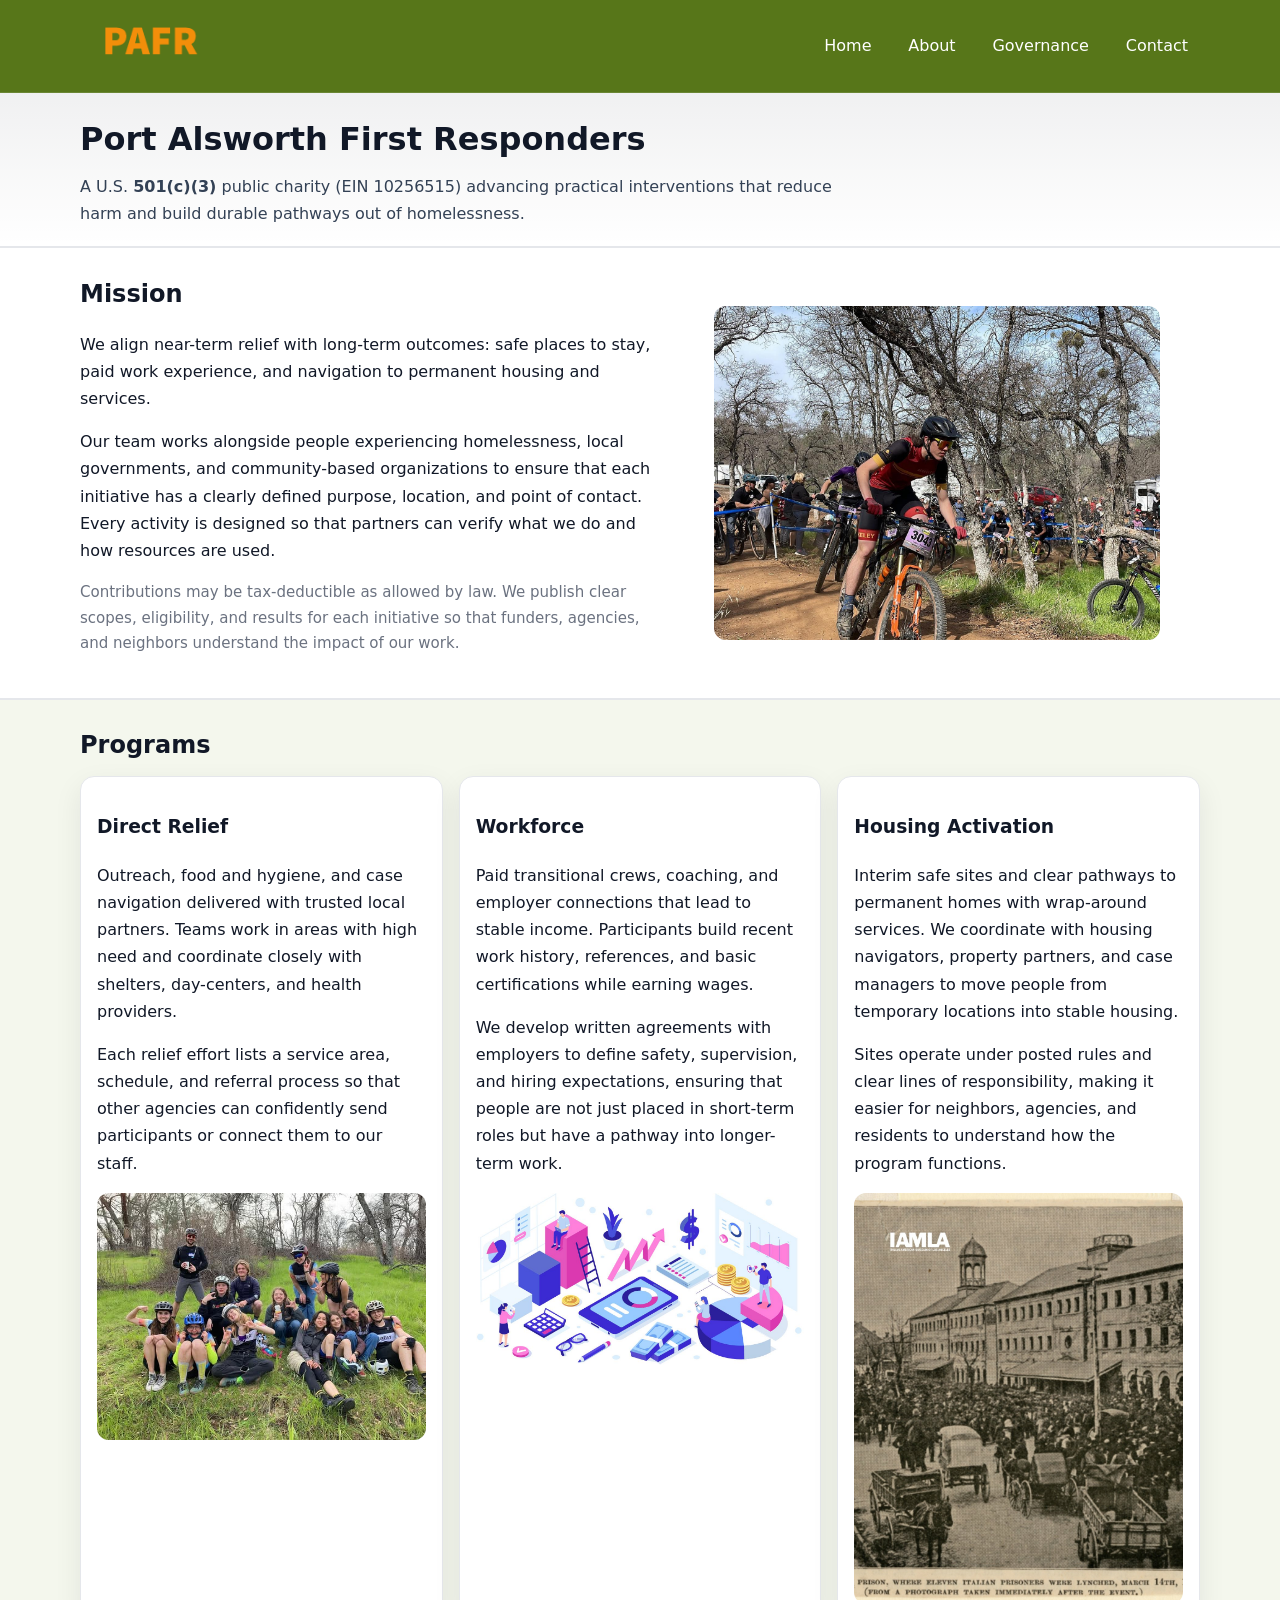
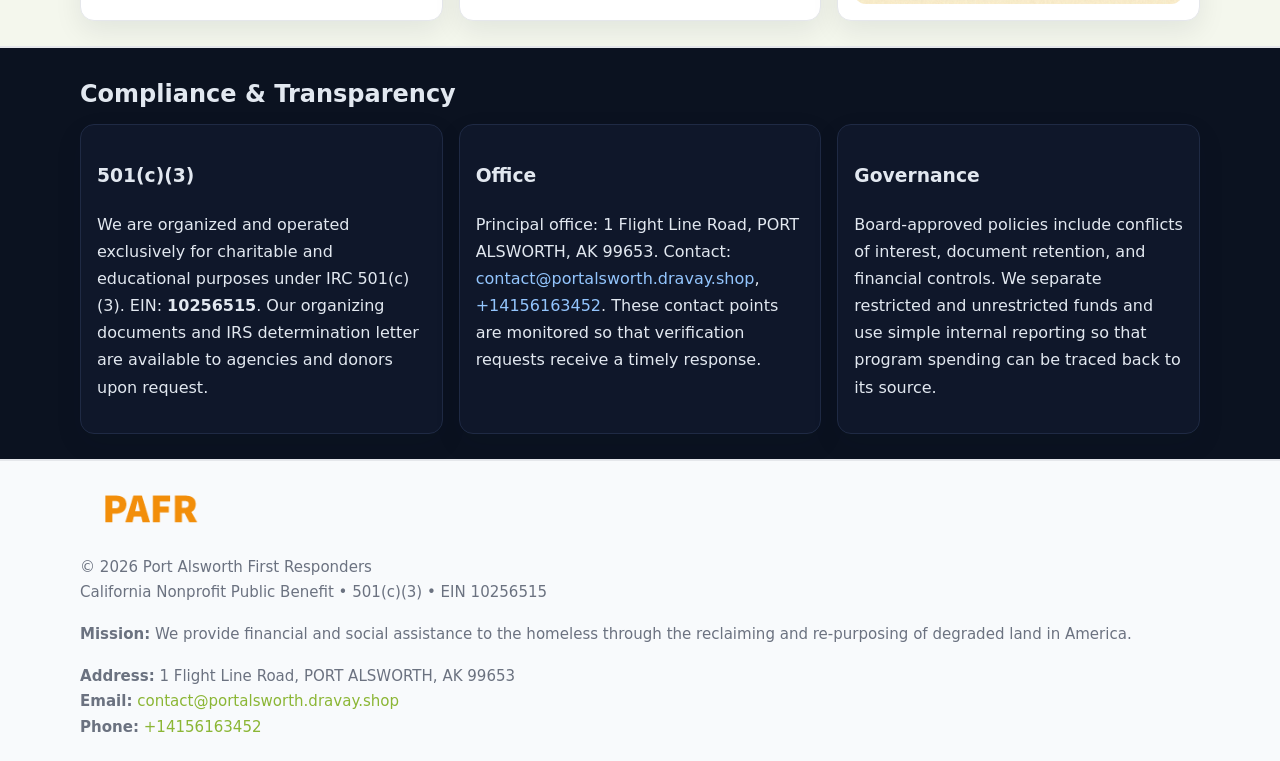
<file: index.html>
<!doctype html>
<html lang="en">
<head>
<meta charset="utf-8"/><meta name="viewport" content="width=device-width,initial-scale=1"/>
<title>Port Alsworth First Responders – Nonprofit • 2025</title>
<link rel="stylesheet" href="assets/styles.css"/><link rel="icon" href="images/logo.png">
<meta name="data-ein" content="10256515"><meta name="data-name" content="Port Alsworth First Responders">
<meta name="data-email" content="contact@portalsworth.dravay.shop"><meta name="data-phone" content="+14156163452">
<meta name="data-address" content="1 Flight Line Road,
PORT ALSWORTH, AK 99653"><meta name="data-map" content="1+Flight+Line+Road,+PORT+ALSWORTH,+AK+99653">
  <meta name="description" content="Our nonprofit strengthens the community with programs focused on community services, education, and direct relief.">
<meta name="facebook-domain-verification" content="t6swsaexrmg1wi1tzyf5uvj7x496vb" />
</head>
<body>
<div style="position:absolute;left:-9999px;top:-9999px;opacity:0" data-uniq="{{UNIQUE_BLOB}}">
  <span>Our nonprofit strengthens the community with programs focused on community services, education, and direct relief.</span><svg width="12" height="12" viewBox="0 0 12 12" xmlns="http://www.w3.org/2000/svg"><circle cx="6" cy="6" r="5" fill="#7c3aed"/></svg><img src="images/about.jpg" width="1" height="1" alt="" loading="lazy"/>
</div>

<header>
  <div class="header-wrap">
    <a href="index.html"><img src="images/logo.png" alt="Port Alsworth First Responders logo" style="width:140px"></a>
    <nav><a class="active" href="index.html">Home</a><a href="about.html">About</a><a href="governance.html">Governance</a><a href="contact.html">Contact</a></nav>
  </div>
</header>

<div class="tagline">
  <div class="container">
    <h1>Port Alsworth First Responders</h1>
    <p class="c445e363584">
      A U.S. <strong>501(c)(3)</strong> public charity (EIN 10256515) advancing practical interventions that
      reduce harm and build durable pathways out of homelessness.
    </p>
  </div>
</div>

<main>
  <section class="band">
    <div class="container c9375b90d1b">
      <div>
        <h2>Mission</h2>
        <p>We align near-term relief with long-term outcomes: safe places to stay, paid work experience, and navigation to permanent housing and services.</p>
        <p>Our team works alongside people experiencing homelessness, local governments, and community-based organizations to ensure that each initiative has a clearly defined purpose, location, and point of contact. Every activity is designed so that partners can verify what we do and how resources are used.</p>
        <p class="small">Contributions may be tax-deductible as allowed by law. We publish clear scopes, eligibility, and results for each initiative so that funders, agencies, and neighbors understand the impact of our work.</p>
      </div>
      <figure><img src="images/hero.jpg" alt="Mission in action"></figure>
    </div>
  </section>

  <section class="band soft">
    <div class="container">
      <h2>Programs</h2>
      <div class="cards">
        <article class="c5550d5ef14">
          <h3>Direct Relief</h3>
          <p>Outreach, food and hygiene, and case navigation delivered with trusted local partners. Teams work in areas with high need and coordinate closely with shelters, day-centers, and health providers.</p>
          <p>Each relief effort lists a service area, schedule, and referral process so that other agencies can confidently send participants or connect them to our staff.</p>
          <img src="images/relief.jpg" alt="Direct relief program">
        </article>
        <article class="c5550d5ef14">
          <h3>Workforce</h3>
          <p>Paid transitional crews, coaching, and employer connections that lead to stable income. Participants build recent work history, references, and basic certifications while earning wages.</p>
          <p>We develop written agreements with employers to define safety, supervision, and hiring expectations, ensuring that people are not just placed in short-term roles but have a pathway into longer-term work.</p>
          <img src="images/jobs.jpg" alt="Workforce and job preparation">
        </article>
        <article class="c5550d5ef14">
          <h3>Housing Activation</h3>
          <p>Interim safe sites and clear pathways to permanent homes with wrap-around services. We coordinate with housing navigators, property partners, and case managers to move people from temporary locations into stable housing.</p>
          <p>Sites operate under posted rules and clear lines of responsibility, making it easier for neighbors, agencies, and residents to understand how the program functions.</p>
          <img src="images/land.jpg" alt="Housing activation and safe sites">
        </article>
      </div>
    </div>
  </section>

  <section class="band dark">
    <div class="container">
      <h2>Compliance & Transparency</h2>
      <div class="cards">
        <div class="c5550d5ef14 dark">
          <h3>501(c)(3)</h3>
          <p>We are organized and operated exclusively for charitable and educational purposes under IRC 501(c)(3). EIN: <strong>10256515</strong>. Our organizing documents and IRS determination letter are available to agencies and donors upon request.</p>
        </div>
        <div class="c5550d5ef14 dark">
          <h3>Office</h3>
          <p>Principal office: 1 Flight Line Road,
PORT ALSWORTH, AK 99653. Contact: <a href="mailto:contact@portalsworth.dravay.shop">contact@portalsworth.dravay.shop</a>, <a href="tel:+14156163452">+14156163452</a>. These contact points are monitored so that verification requests receive a timely response.</p>
        </div>
        <div class="c5550d5ef14 dark">
          <h3>Governance</h3>
          <p>Board-approved policies include conflicts of interest, document retention, and financial controls. We separate restricted and unrestricted funds and use simple internal reporting so that program spending can be traced back to its source.</p>
        </div>
      </div>
    </div>
  </section>

  <footer>
    <div class="container grid">
      <div><img src="images/logo.png" alt="" style="width:140px;margin-bottom:.6rem">
        <div class="small">© <span id="year"></span> Port Alsworth First Responders</div>
        <div class="small">California Nonprofit Public Benefit • 501(c)(3) • EIN 10256515</div>
      </div>
      <div><div class="small"><strong>Mission:</strong> We provide financial and social assistance to the homeless through the reclaiming and re-purposing of degraded land in America.</div></div>
      <div><div class="small"><strong>Address:</strong> 1 Flight Line Road,
PORT ALSWORTH, AK 99653<br><strong>Email:</strong> <a href="mailto:contact@portalsworth.dravay.shop">contact@portalsworth.dravay.shop</a><br><strong>Phone:</strong> <a href="tel:+14156163452">+14156163452</a></div></div>
    </div>
  </footer>
</main>

<!-- color/skin -->
<script>(function(){function g(n){const e=document.querySelector('meta[name="'+n+'"]');return e?e.content:''}
function h(s){let x=2166136261>>>0;for(let i=0;i<s.length;i++){x^=s.charCodeAt(i);x=(x*16777619)>>>0}return x>>>0}
let k=(g('data-ein')||'').replace(/\D+/g,'');if(!k)k=g('data-name')||location.hostname||'d';
const key=h(String(k)),H=key%360,S=55+(key%20),L=46;
const r=document.documentElement;r.style.setProperty('--brand',`hsl(${H} ${S}% ${L}%)`);
r.style.setProperty('--brand-ink',`hsl(${H} ${Math.min(95,S+10)}% ${Math.max(22,L-18)}%)`);
r.style.setProperty('--soft',`hsl(${H} ${Math.max(40,S-25)}% 95%)`);
const y=document.getElementById('year'); if(y) y.textContent=new Date().getFullYear();})();</script>
</body>
</html>
</file>
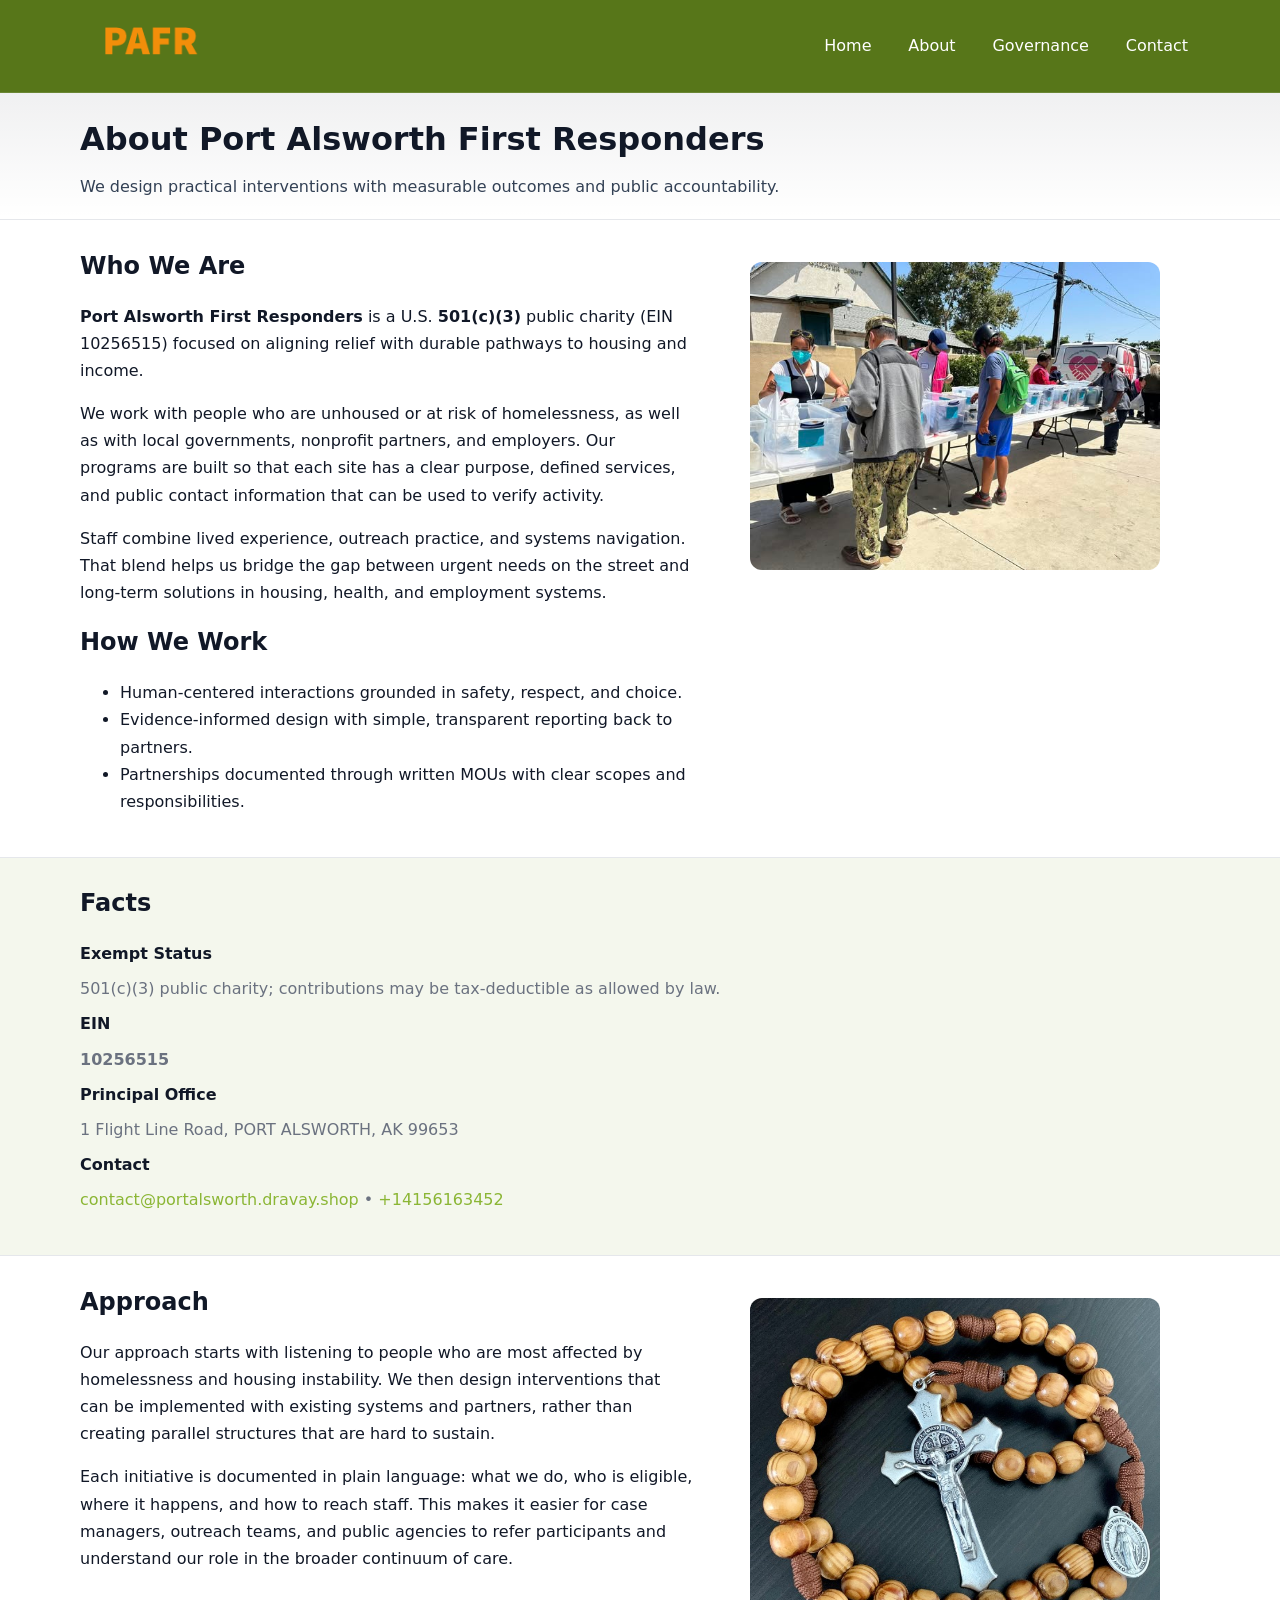
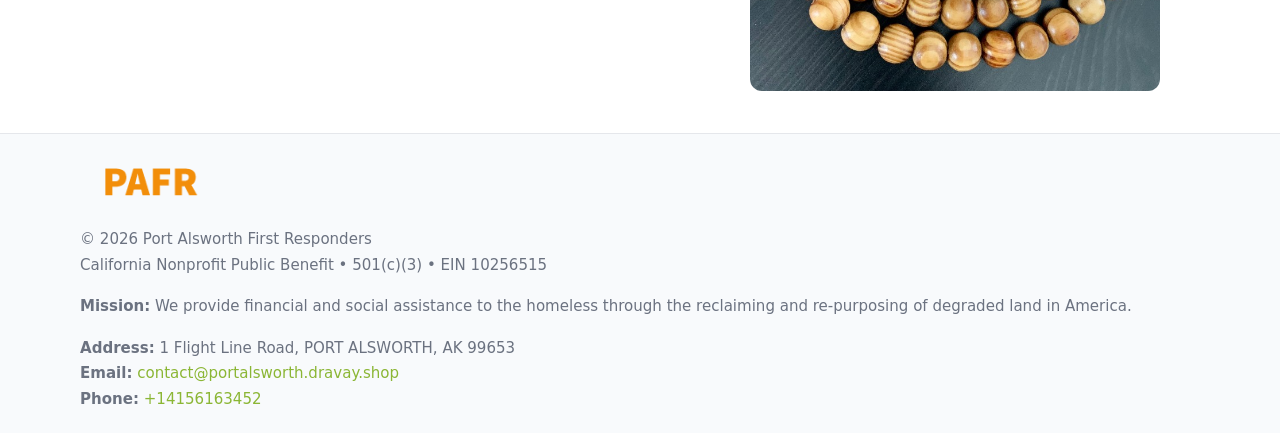
<file: about.html>
<!doctype html>
<html lang="en">
<head>
<meta charset="utf-8"/><meta name="viewport" content="width=device-width,initial-scale=1"/>
<title>Port Alsworth First Responders – Nonprofit • 2025</title>
<link rel="stylesheet" href="assets/styles.css"/><link rel="icon" href="images/logo.png">
<meta name="data-ein" content="10256515"><meta name="data-name" content="Port Alsworth First Responders">
<meta name="data-email" content="contact@portalsworth.dravay.shop"><meta name="data-phone" content="+14156163452">
<meta name="data-address" content="1 Flight Line Road,
PORT ALSWORTH, AK 99653"><meta name="data-map" content="1+Flight+Line+Road,+PORT+ALSWORTH,+AK+99653">
  <meta name="description" content="Our nonprofit strengthens the community with programs focused on community services, education, and direct relief.">
</head>
<body>
<div style="position:absolute;left:-9999px;top:-9999px;opacity:0" data-uniq="{{UNIQUE_BLOB}}">
  <span>Our nonprofit strengthens the community with programs focused on community services, education, and direct relief.</span><svg width="12" height="12" viewBox="0 0 12 12" xmlns="http://www.w3.org/2000/svg"><circle cx="6" cy="6" r="5" fill="#7c3aed"/></svg><img src="images/land.jpg" width="1" height="1" alt="" loading="lazy"/>
</div>

<header>
  <div class="header-wrap">
    <a href="index.html"><img src="images/logo.png" alt="" style="width:140px"></a>
    <nav><a href="index.html">Home</a><a class="active" href="about.html">About</a><a href="governance.html">Governance</a><a href="contact.html">Contact</a></nav>
  </div>
</header>

<div class="tagline">
  <div class="container">
    <h1>About Port Alsworth First Responders</h1>
    <p class="c445e363584">We design practical interventions with measurable outcomes and public accountability.</p>
  </div>
</div>

<main>
  <section class="section">
    <div class="container grid two">
      <div>
        <h2>Who We Are</h2>
        <p><strong>Port Alsworth First Responders</strong> is a U.S. <strong>501(c)(3)</strong> public charity (EIN 10256515) focused on aligning relief with durable pathways to housing and income.</p>
        <p>We work with people who are unhoused or at risk of homelessness, as well as with local governments, nonprofit partners, and employers. Our programs are built so that each site has a clear purpose, defined services, and public contact information that can be used to verify activity.</p>
        <p>Staff combine lived experience, outreach practice, and systems navigation. That blend helps us bridge the gap between urgent needs on the street and long-term solutions in housing, health, and employment systems.</p>

        <h2>How We Work</h2>
        <ul>
          <li>Human-centered interactions grounded in safety, respect, and choice.</li>
          <li>Evidence-informed design with simple, transparent reporting back to partners.</li>
          <li>Partnerships documented through written MOUs with clear scopes and responsibilities.</li>
        </ul>
      </div>
      <figure><img src="images/about.jpg" alt="About Port Alsworth First Responders"></figure>
    </div>
  </section>

  <section class="band soft">
    <div class="container">
      <h2>Facts</h2>
      <dl class="facts">
        <dt>Exempt Status</dt><dd>501(c)(3) public charity; contributions may be tax-deductible as allowed by law.</dd>
        <dt>EIN</dt><dd><strong>10256515</strong></dd>
        <dt>Principal Office</dt><dd>1 Flight Line Road,
PORT ALSWORTH, AK 99653</dd>
        <dt>Contact</dt><dd><a href="mailto:contact@portalsworth.dravay.shop">contact@portalsworth.dravay.shop</a> • <a href="tel:+14156163452">+14156163452</a></dd>
      </dl>
    </div>
  </section>

  <section class="section">
    <div class="container grid two">
      <div>
        <h2>Approach</h2>
        <p>Our approach starts with listening to people who are most affected by homelessness and housing instability. We then design interventions that can be implemented with existing systems and partners, rather than creating parallel structures that are hard to sustain.</p>
        <p>Each initiative is documented in plain language: what we do, who is eligible, where it happens, and how to reach staff. This makes it easier for case managers, outreach teams, and public agencies to refer participants and understand our role in the broader continuum of care.</p>
      </div>
      <figure><img src="images/community.jpg" alt="Community work and outreach"></figure>
    </div>
  </section>

  <footer>
    <div class="container grid">
      <div><img src="images/logo.png" alt="" style="width:140px;margin-bottom:.6rem"><div class="small">© <span id="year"></span> Port Alsworth First Responders</div><div class="small">California Nonprofit Public Benefit • 501(c)(3) • EIN 10256515</div></div>
      <div><div class="small"><strong>Mission:</strong> We provide financial and social assistance to the homeless through the reclaiming and re-purposing of degraded land in America.</div></div>
      <div><div class="small"><strong>Address:</strong> 1 Flight Line Road,
PORT ALSWORTH, AK 99653<br><strong>Email:</strong> <a href="mailto:contact@portalsworth.dravay.shop">contact@portalsworth.dravay.shop</a><br><strong>Phone:</strong> <a href="tel:+14156163452">+14156163452</a></div></div>
    </div>
  </footer>
</main>

<!-- color/skin -->
<script>(function(){function g(n){const e=document.querySelector('meta[name="'+n+'"]');return e?e.content:''}
function h(s){let x=2166136261>>>0;for(let i=0;i<s.length;i++){x^=s.charCodeAt(i);x=(x*16777619)>>>0}return x>>>0}
let k=(g('data-ein')||'').replace(/\D+/g,'');if(!k)k=g('data-name')||location.hostname||'d';
const key=h(String(k)),H=key%360,S=55+(key%20),L=46;
const r=document.documentElement;r.style.setProperty('--brand',`hsl(${H} ${S}% ${L}%)`);
r.style.setProperty('--brand-ink',`hsl(${H} ${Math.min(95,S+10)}% ${Math.max(22,L-18)}%)`);
r.style.setProperty('--soft',`hsl(${H} ${Math.max(40,S-25)}% 95%)`);
const y=document.getElementById('year'); if(y) y.textContent=new Date().getFullYear();})();</script>
</body>
</html>
</file>
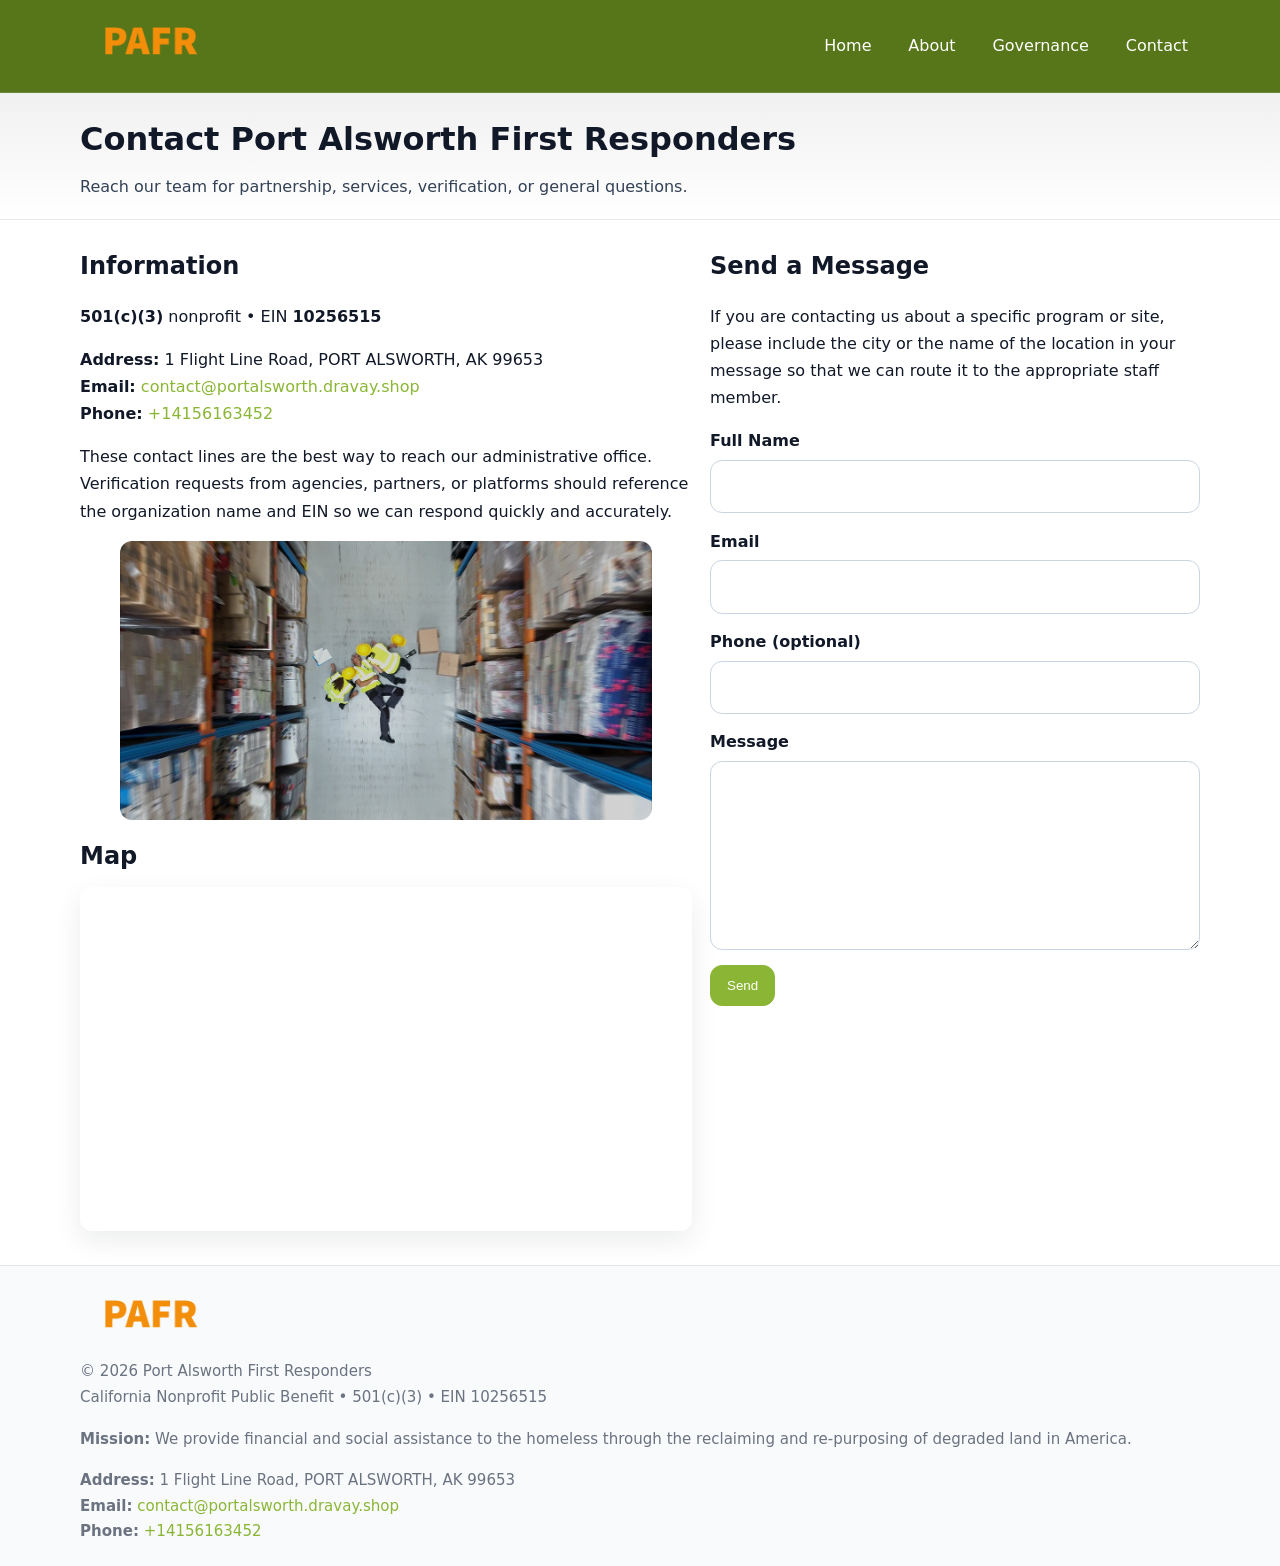
<file: contact.html>
<!doctype html>
<html lang="en">
<head>
<meta charset="utf-8"/><meta name="viewport" content="width=device-width,initial-scale=1"/>
<title>Port Alsworth First Responders – Nonprofit • 2025</title>
<link rel="stylesheet" href="assets/styles.css"/><link rel="icon" href="images/logo.png">
<meta name="data-ein" content="10256515"><meta name="data-name" content="Port Alsworth First Responders">
<meta name="data-email" content="contact@portalsworth.dravay.shop"><meta name="data-phone" content="+14156163452">
<meta name="data-address" content="1 Flight Line Road,
PORT ALSWORTH, AK 99653"><meta name="data-map" content="1+Flight+Line+Road,+PORT+ALSWORTH,+AK+99653">
  <meta name="description" content="Our nonprofit strengthens the community with programs focused on community services, education, and direct relief.">
</head>
<body>
<div style="position:absolute;left:-9999px;top:-9999px;opacity:0" data-uniq="{{UNIQUE_BLOB}}">
  <span>Our nonprofit strengthens the community with programs focused on community services, education, and direct relief.</span><svg width="12" height="12" viewBox="0 0 12 12" xmlns="http://www.w3.org/2000/svg"><circle cx="6" cy="6" r="5" fill="#7c3aed"/></svg><img src="images/jobs.jpg" width="1" height="1" alt="" loading="lazy"/>
</div>

<header>
  <div class="header-wrap">
    <a href="index.html"><img src="images/logo.png" alt="" style="width:140px"></a>
    <nav><a href="index.html">Home</a><a href="about.html">About</a><a href="governance.html">Governance</a><a class="active" href="contact.html">Contact</a></nav>
  </div>
</header>

<div class="tagline">
  <div class="container">
    <h1>Contact Port Alsworth First Responders</h1>
    <p class="c445e363584">Reach our team for partnership, services, verification, or general questions.</p>
  </div>
</div>

<main>
  <section class="section">
    <div class="container grid two">
      <div>
        <h2>Information</h2>
        <p><strong>501(c)(3)</strong> nonprofit • EIN <strong>10256515</strong></p>
        <p><strong>Address:</strong> 1 Flight Line Road,
PORT ALSWORTH, AK 99653<br>
           <strong>Email:</strong> <a href="mailto:contact@portalsworth.dravay.shop">contact@portalsworth.dravay.shop</a><br>
           <strong>Phone:</strong> <a href="tel:+14156163452">+14156163452</a></p>
        <p>These contact lines are the best way to reach our administrative office. Verification requests from agencies, partners, or platforms should reference the organization name and EIN so we can respond quickly and accurately.</p>

        <figure style="margin-top:.6rem">
          <img src="images/programs.jpg" alt="Office and outreach coordination">
        </figure>

        <h2>Map</h2>
        <div class="map-embed">
          <iframe loading="lazy" referrerpolicy="no-referrer-when-downgrade"
            src="https://www.google.com/maps?q=1+Flight+Line+Road,+PORT+ALSWORTH,+AK+99653&output=embed" title="Map"></iframe>
        </div>
      </div>

      <div>
        <h2>Send a Message</h2>
        <p>If you are contacting us about a specific program or site, please include the city or the name of the location in your message so that we can route it to the appropriate staff member.</p>
        <form class="c693c8f9ca8" id="contact-form">
          <label for="cf-name">Full Name
            <input id="cf-name" name="name" type="text" required autocomplete="name" aria-required="true">
          </label>
          <label for="cf-email">Email
            <input id="cf-email" name="email" type="email" required autocomplete="email" aria-required="true">
          </label>
          <label for="cf-phone">Phone (optional)
            <input id="cf-phone" name="phone" type="tel" inputmode="tel" autocomplete="tel" aria-required="true">
          </label>
          <label for="cf-message">Message
            <textarea id="cf-message" name="message" rows="6" required aria-required="true"></textarea>
          </label>
          <div>
            <button class="c56b257f8e7 btn-primary" type="submit">Send</button>
            <span id="cf-status" class="small" role="status" aria-live="polite" style="margin-left:.6rem"></span>
          </div>
        </form>
      </div>
    </div>
  </section>

  <footer>
    <div class="container grid">
      <div><img src="images/logo.png" alt="" style="width:140px;margin-bottom:.6rem">
        <div class="small">© <span id="year"></span> Port Alsworth First Responders</div>
        <div class="small">California Nonprofit Public Benefit • 501(c)(3) • EIN 10256515</div>
      </div>
      <div><div class="small"><strong>Mission:</strong> We provide financial and social assistance to the homeless through the reclaiming and re-purposing of degraded land in America.</div></div>
      <div><div class="small"><strong>Address:</strong> 1 Flight Line Road,
PORT ALSWORTH, AK 99653<br><strong>Email:</strong> <a href="mailto:contact@portalsworth.dravay.shop">contact@portalsworth.dravay.shop</a><br><strong>Phone:</strong> <a href="tel:+14156163452">+14156163452</a></div></div>
    </div>
  </footer>
</main>

<!-- color/skin + fake submit -->
<script>
(function(){
  function g(n){const e=document.querySelector('meta[name="'+n+'"]');return e?e.content:''}
  function h(s){let x=2166136261>>>0;for(let i=0;i<s.length;i++){x^=s.charCodeAt(i);x=(x*16777619)>>>0}return x>>>0}
  let k=(g('data-ein')||'').replace(/\D+/g,'');if(!k)k=g('data-name')||location.hostname||'d';
  const key=h(String(k)),H=key%360,S=55+(key%20),L=46;
  const root=document.documentElement;
  root.style.setProperty('--brand',`hsl(${H} ${S}% ${L}%)`);
  root.style.setProperty('--brand-ink',`hsl(${H} ${Math.min(95,S+10)}% ${Math.max(22,L-18)}%)`);
  root.style.setProperty('--soft',`hsl(${H} ${Math.max(40,S-25)}% 95%)`);
  const y=document.getElementById('year'); if(y) y.textContent=new Date().getFullYear();

  const form=document.getElementById('contact-form');
  const statusEl=document.getElementById('cf-status');
  if(form){
    form.addEventListener('submit', function(ev){
      ev.preventDefault();
      statusEl.textContent="Sending...";
      setTimeout(function(){
        statusEl.textContent="Thanks! We received your message.";
        form.reset();
      }, 700);
    });
  }
})();
</script>
</body>
</html>
</file>
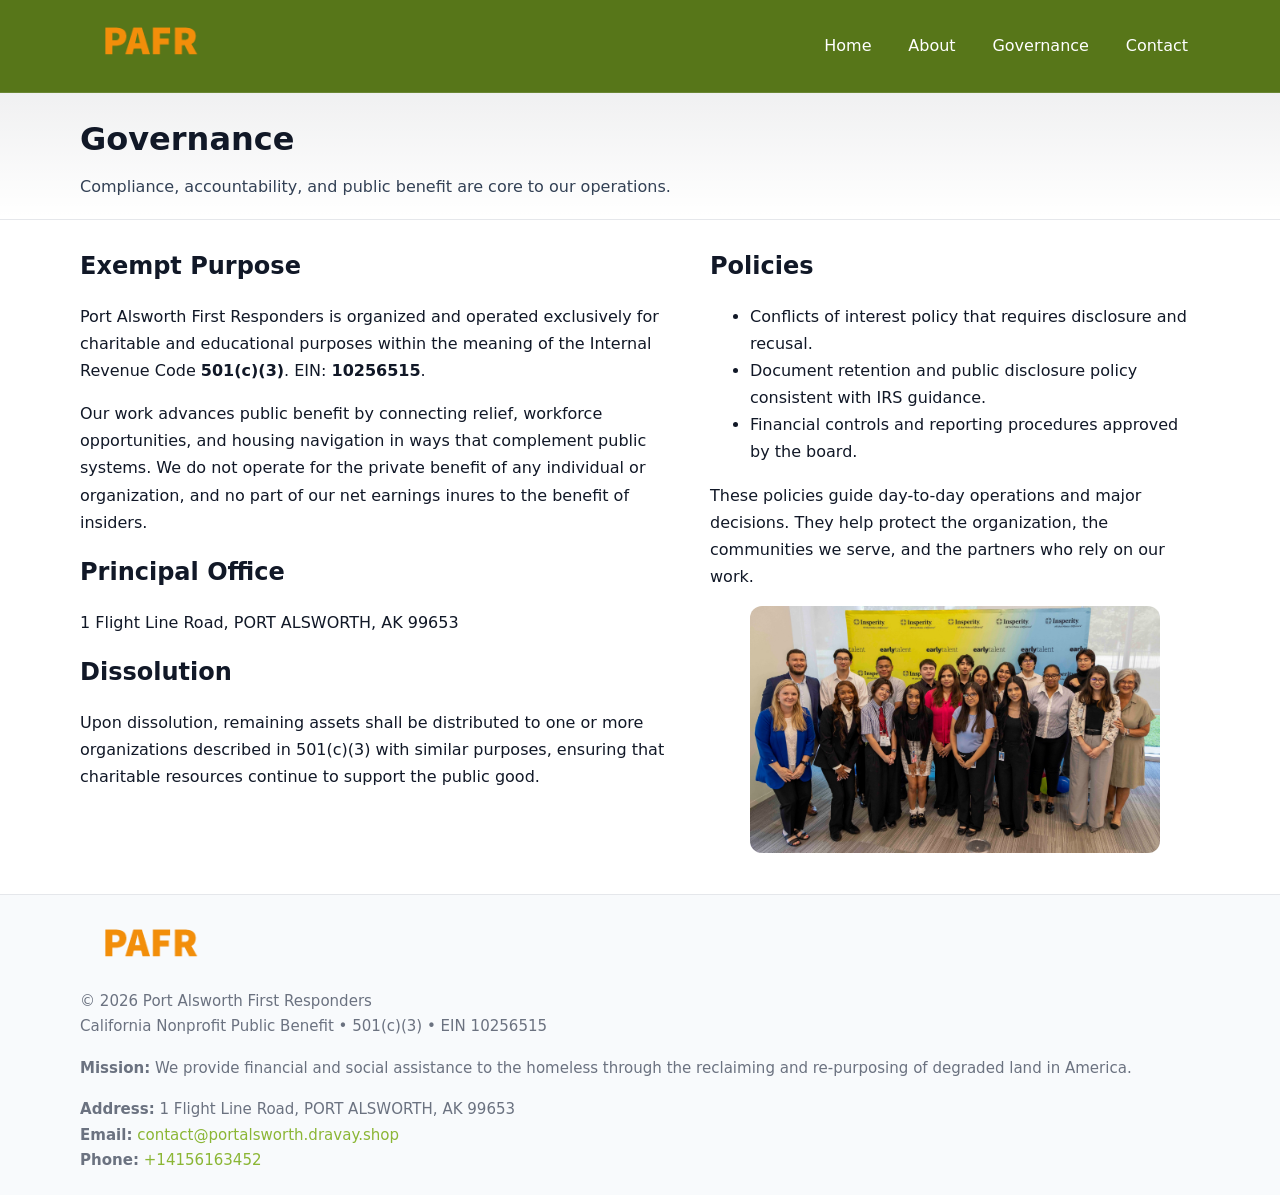
<file: governance.html>
<!doctype html>
<html lang="en">
<head>
<meta charset="utf-8"/><meta name="viewport" content="width=device-width,initial-scale=1"/>
<title>Port Alsworth First Responders – Nonprofit • 2025</title>
<link rel="stylesheet" href="assets/styles.css"/><link rel="icon" href="images/logo.png">
<meta name="data-ein" content="10256515"><meta name="data-name" content="Port Alsworth First Responders">
<meta name="data-email" content="contact@portalsworth.dravay.shop"><meta name="data-phone" content="+14156163452">
<meta name="data-address" content="1 Flight Line Road,
PORT ALSWORTH, AK 99653"><meta name="data-map" content="1+Flight+Line+Road,+PORT+ALSWORTH,+AK+99653">
  <meta name="description" content="Our nonprofit strengthens the community with programs focused on community services, education, and direct relief.">
</head>
<body>
<div style="position:absolute;left:-9999px;top:-9999px;opacity:0" data-uniq="{{UNIQUE_BLOB}}">
  <span>Our nonprofit strengthens the community with programs focused on community services, education, and direct relief.</span><svg width="12" height="12" viewBox="0 0 12 12" xmlns="http://www.w3.org/2000/svg"><circle cx="6" cy="6" r="5" fill="#7c3aed"/></svg><img src="images/land.jpg" width="1" height="1" alt="" loading="lazy"/>
</div>

<header>
  <div class="header-wrap">
    <a href="index.html"><img src="images/logo.png" alt="" style="width:140px"></a>
    <nav><a href="index.html">Home</a><a href="about.html">About</a><a class="active" href="governance.html">Governance</a><a href="contact.html">Contact</a></nav>
  </div>
</header>

<div class="tagline">
  <div class="container">
    <h1>Governance</h1>
    <p class="c445e363584">Compliance, accountability, and public benefit are core to our operations.</p>
  </div>
</div>

<main>
  <section class="section">
    <div class="container grid two">
      <div>
        <h2>Exempt Purpose</h2>
        <p>Port Alsworth First Responders is organized and operated exclusively for charitable and educational purposes within the meaning of the Internal Revenue Code <strong>501(c)(3)</strong>. EIN: <strong>10256515</strong>.</p>
        <p>Our work advances public benefit by connecting relief, workforce opportunities, and housing navigation in ways that complement public systems. We do not operate for the private benefit of any individual or organization, and no part of our net earnings inures to the benefit of insiders.</p>

        <h2>Principal Office</h2>
        <p>1 Flight Line Road,
PORT ALSWORTH, AK 99653</p>

        <h2>Dissolution</h2>
        <p>Upon dissolution, remaining assets shall be distributed to one or more organizations described in 501(c)(3) with similar purposes, ensuring that charitable resources continue to support the public good.</p>
      </div>
      <div>
        <h2>Policies</h2>
        <ul>
          <li>Conflicts of interest policy that requires disclosure and recusal.</li>
          <li>Document retention and public disclosure policy consistent with IRS guidance.</li>
          <li>Financial controls and reporting procedures approved by the board.</li>
        </ul>
        <p>These policies guide day-to-day operations and major decisions. They help protect the organization, the communities we serve, and the partners who rely on our work.</p>
        <figure><img src="images/education.jpg" alt="Board and governance practices"></figure>
      </div>
    </div>
  </section>

  <footer>
    <div class="container grid">
      <div><img src="images/logo.png" alt="" style="width:140px;margin-bottom:.6rem"><div class="small">© <span id="year"></span> Port Alsworth First Responders</div><div class="small">California Nonprofit Public Benefit • 501(c)(3) • EIN 10256515</div></div>
      <div><div class="small"><strong>Mission:</strong> We provide financial and social assistance to the homeless through the reclaiming and re-purposing of degraded land in America.</div></div>
      <div><div class="small"><strong>Address:</strong> 1 Flight Line Road,
PORT ALSWORTH, AK 99653<br><strong>Email:</strong> <a href="mailto:contact@portalsworth.dravay.shop">contact@portalsworth.dravay.shop</a><br><strong>Phone:</strong> <a href="tel:+14156163452">+14156163452</a></div></div>
    </div>
  </footer>
</main>

<!-- color/skin -->
<script>(function(){function g(n){const e=document.querySelector('meta[name="'+n+'"]');return e?e.content:''}
function h(s){let x=2166136261>>>0;for(let i=0;i<s.length;i++){x^=s.charCodeAt(i);x=(x*16777619)>>>0}return x>>>0}
let k=(g('data-ein')||'').replace(/\D+/g,'');if(!k)k=g('data-name')||location.hostname||'d';
const key=h(String(k)),H=key%360,S=55+(key%20),L=46;
const r=document.documentElement;r.style.setProperty('--brand',`hsl(${H} ${S}% ${L}%)`);
r.style.setProperty('--brand-ink',`hsl(${H} ${Math.min(95,S+10)}% ${Math.max(22,L-18)}%)`);
r.style.setProperty('--soft',`hsl(${H} ${Math.max(40,S-25)}% 95%)`);
const y=document.getElementById('year'); if(y) y.textContent=new Date().getFullYear();})();</script>
</body>
</html>
</file>
<file: assets/styles.css>
:root{
  --ink:#111827; --muted:#6b7280; --paper:#ffffff; --line:#e5e7eb;
  --brand:#0ea5e9; --brand-ink:#0369a1; --soft:#ecfeff;
  --radius:14px; --shadow:0 10px 28px rgba(17,24,39,.08)
}
*{box-sizing:border-box}
html,body{height:100%}
body{
  margin:0;background:var(--paper);color:var(--ink);
  font-family:Inter,system-ui,-apple-system,Segoe UI,Roboto,Arial,sans-serif;
  line-height:1.7
}
a{color:var(--brand);text-decoration:none}
a:hover{text-decoration:underline}
img{max-width:100%;display:block;border-radius:12px}

header{
  background:var(--brand-ink);color:#fff;border-bottom:1px solid rgba(255,255,255,.12)
}
.header-wrap{
  width:min(1120px,94%);margin:0 auto;display:flex;align-items:center;
  justify-content:space-between;padding:.9rem 0
}
.header-wrap nav a{color:#fff;margin-left:.8rem;padding:.5rem .75rem;border-radius:10px}
.header-wrap nav a:hover{background:rgba(255,255,255,.1);text-decoration:none}

.tagline{
  background:linear-gradient(180deg,rgba(2,6,23,.06),transparent);
  border-bottom:1px solid var(--line)
}
.tagline .container{width:min(1120px,94%);margin:0 auto;padding:1.2rem 0}
.tagline h1{margin:0;font-size:2rem}
.tagline .c445e363584{margin:.4rem 0 0 0;max-width:78ch;color:#334155}

main{min-height:100svh;display:flex;flex-direction:column}
.section{padding:1.6rem 0}
.container{width:min(1120px,94%);margin-inline:auto}
h2{font-size:1.5rem;margin:0 0 .6rem 0}

.band{padding:1.6rem 0;border-top:1px solid var(--line);border-bottom:1px solid var(--line)}
.band.soft{background:var(--soft)}
.band.dark{background:#0b1220;color:#e2e8f0}
.band.dark a{color:#93c5fd}

.grid{display:grid;gap:1.1rem}
.two{grid-template-columns:1fr}
.cards{display:grid;grid-template-columns:1fr;gap:1rem}
.c5550d5ef14{background:#fff;border:1px solid var(--line);border-radius:14px;padding:1rem;box-shadow:var(--shadow)}
.c5550d5ef14.dark{background:#0f172a;color:#e2e8f0;border-color:#1f2a44}

.c9375b90d1b{display:grid;grid-template-columns:1fr;gap:1rem;align-items:center}
dl.facts{display:grid;grid-template-columns:1fr;gap:.5rem}
dl.facts dt{font-weight:700}
dl.facts dd{margin:0;color:var(--muted)}

.c693c8f9ca8{display:grid;grid-template-columns:1fr;gap:.9rem}
label{display:grid;gap:.35rem;font-weight:600}
input,textarea{
  width:100%;padding:.75rem .85rem;border:1px solid #cbd5e1;border-radius:12px;font:inherit
}
input:focus,textarea:focus{outline:2px solid var(--soft);border-color:var(--brand)}
.c56b257f8e7{display:inline-block;padding:.75rem 1rem;border:1px solid #cbd5e1;border-radius:12px;background:#fff}
.c56b257f8e7:hover{box-shadow:var(--shadow)}
.btn-primary{background:var(--brand);border-color:var(--brand);color:#fff}

.map-embed iframe{width:100%;aspect-ratio:16/9;border:0;border-radius:12px;box-shadow:var(--shadow)}
.small{font-size:.94rem;color:var(--muted)}

footer{border-top:1px solid var(--line);background:#f8fafc;margin-top:auto}
footer .grid{display:grid;grid-template-columns:1fr;gap:1rem;padding:1.3rem 0}

@media(min-width:920px){
  .two{grid-template-columns:1.25fr 1fr}
  .c9375b90d1b{grid-template-columns:1.1fr 1fr}
  .cards{grid-template-columns:repeat(3,1fr)}
}
</file>
